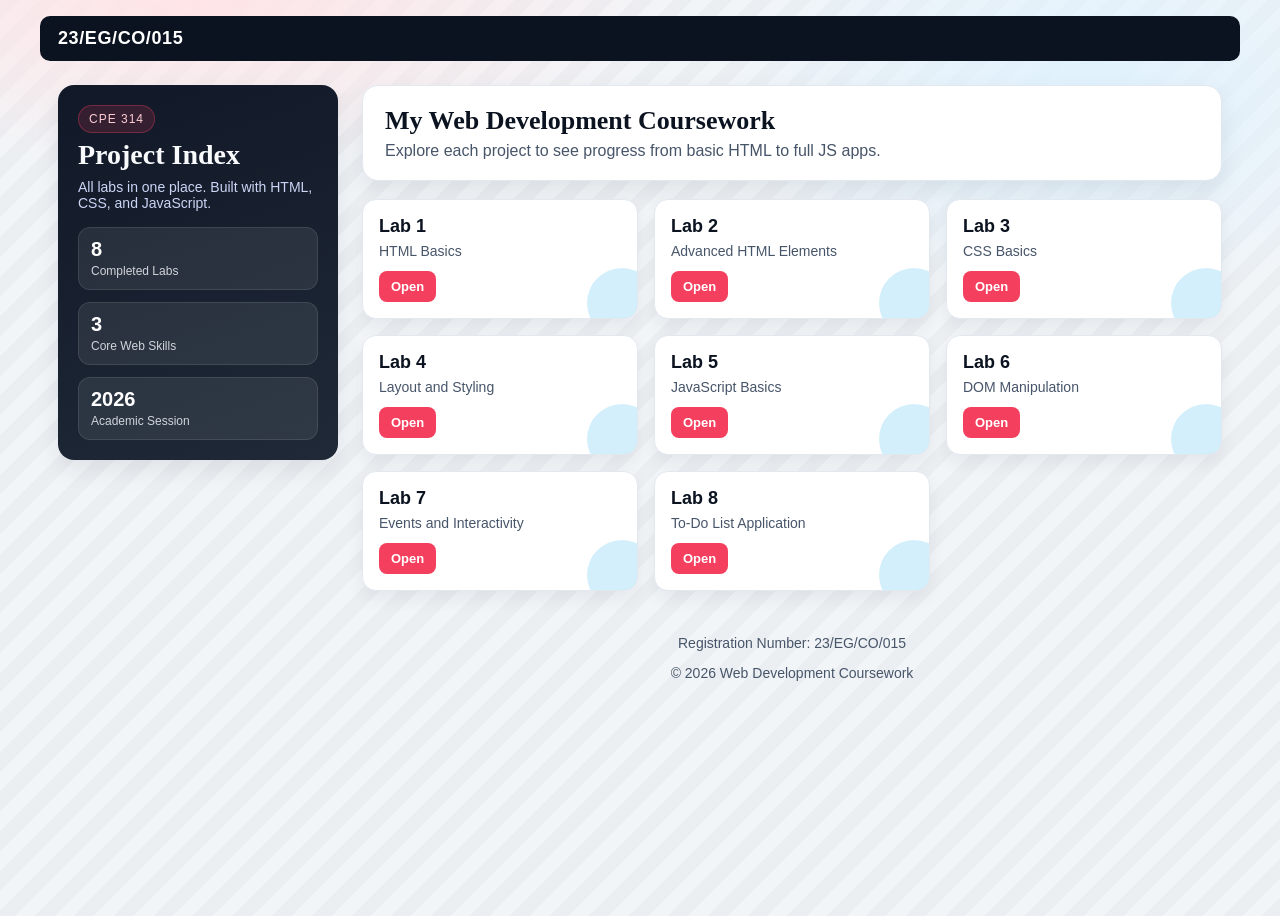
<file: index.html>
﻿<!DOCTYPE html>
<html lang="en">
<head>
  <meta charset="UTF-8" />
  <meta name="viewport" content="width=device-width, initial-scale=1.0" />
  <title>CPE 314 Project Index</title>
  <style>
    :root {
      --bg: #f2f5f8;
      --ink: #0b1320;
      --muted: #475569;
      --primary: #f43f5e;
      --secondary: #0ea5e9;
      --card: #ffffff;
      --border: #e2e8f0;
      --shadow: 0 10px 24px rgba(15, 23, 42, 0.08);
    }

    * {
      box-sizing: border-box;
    }

    body {
      margin: 0;
      font-family: "Gill Sans MT", "Century Gothic", "Franklin Gothic Medium", sans-serif;
      color: var(--ink);
      background:
        radial-gradient(900px 300px at 15% 0%, #ffe4e6 0%, transparent 55%),
        radial-gradient(700px 400px at 85% 10%, #e0f2fe 0%, transparent 55%),
        repeating-linear-gradient(135deg, rgba(15, 23, 42, 0.03) 0 14px, transparent 14px 28px),
        var(--bg);
      min-height: 100vh;
    }

    .reg-banner {
      margin: 16px auto 0;
      max-width: 1200px;
      padding: 12px 18px;
      background: #0b1320;
      color: #ffffff;
      border-radius: 10px;
      letter-spacing: 0.6px;
      font-size: 18px;
    }

    .wrap {
      max-width: 1200px;
      margin: 0 auto;
      padding: 24px 18px 48px;
      display: grid;
      grid-template-columns: 280px 1fr;
      gap: 24px;
    }

    .side {
      background: linear-gradient(160deg, #111827 0%, #1f2937 100%);
      color: #f8fafc;
      border-radius: 16px;
      padding: 20px;
      box-shadow: var(--shadow);
      position: sticky;
      top: 16px;
      height: fit-content;
    }

    .side h2 {
      font-family: "Palatino Linotype", "Book Antiqua", Palatino, serif;
      margin: 6px 0 8px;
      font-size: 28px;
    }

    .side p {
      margin: 0 0 14px;
      color: #cbd5f5;
      font-size: 14px;
    }

    .tag {
      display: inline-block;
      padding: 6px 10px;
      background: rgba(244, 63, 94, 0.15);
      color: #fecdd3;
      border: 1px solid rgba(244, 63, 94, 0.35);
      border-radius: 999px;
      font-size: 12px;
      text-transform: uppercase;
      letter-spacing: 1px;
    }

    .stats {
      margin-top: 16px;
      display: grid;
      gap: 12px;
    }

    .stat {
      background: rgba(255, 255, 255, 0.08);
      border: 1px solid rgba(255, 255, 255, 0.1);
      border-radius: 12px;
      padding: 10px 12px;
    }

    .stat strong {
      display: block;
      font-size: 20px;
      color: #fff;
    }

    .stat span {
      font-size: 12px;
      color: #d1d5db;
    }

    .content {
      display: grid;
      gap: 18px;
    }

    .hero {
      background: var(--card);
      border: 1px solid var(--border);
      border-radius: 16px;
      padding: 20px 22px;
      box-shadow: var(--shadow);
    }

    .hero h3 {
      font-family: "Palatino Linotype", "Book Antiqua", Palatino, serif;
      margin: 0 0 6px;
      font-size: 26px;
    }

    .hero p {
      margin: 0;
      color: var(--muted);
    }

    .grid {
      display: grid;
      grid-template-columns: repeat(auto-fit, minmax(220px, 1fr));
      gap: 16px;
    }

    .card {
      background: var(--card);
      border: 1px solid var(--border);
      border-radius: 14px;
      padding: 16px;
      box-shadow: 0 8px 18px rgba(15, 23, 42, 0.06);
      position: relative;
      overflow: hidden;
    }

    .card::after {
      content: "";
      position: absolute;
      inset: auto -20px -20px auto;
      width: 70px;
      height: 70px;
      background: rgba(14, 165, 233, 0.18);
      border-radius: 50%;
    }

    .card h4 {
      margin: 0 0 6px;
      font-size: 18px;
    }

    .card p {
      margin: 0 0 12px;
      color: var(--muted);
      font-size: 14px;
    }

    .card a {
      display: inline-block;
      text-decoration: none;
      background: var(--primary);
      color: #fff;
      padding: 8px 12px;
      border-radius: 8px;
      font-size: 13px;
      font-weight: 700;
    }

    .card a:hover {
      background: #e11d48;
    }

    footer {
      text-align: center;
      color: var(--muted);
      font-size: 14px;
      margin-top: 12px;
    }

    @media (max-width: 900px) {
      .wrap {
        grid-template-columns: 1fr;
      }

      .side {
        position: static;
      }
    }
  </style>
</head>
<body>
  <h1 class="reg-banner">23/EG/CO/015</h1>

  <div class="wrap">
    <aside class="side">
      <span class="tag">CPE 314</span>
      <h2>Project Index</h2>
      <p>All labs in one place. Built with HTML, CSS, and JavaScript.</p>

      <div class="stats">
        <div class="stat">
          <strong>8</strong>
          <span>Completed Labs</span>
        </div>
        <div class="stat">
          <strong>3</strong>
          <span>Core Web Skills</span>
        </div>
        <div class="stat">
          <strong>2026</strong>
          <span>Academic Session</span>
        </div>
      </div>
    </aside>

    <div class="content">
      <section class="hero">
        <h3>My Web Development Coursework</h3>
        <p>Explore each project to see progress from basic HTML to full JS apps.</p>
      </section>

      <section class="grid">
        <div class="card">
          <h4>Lab 1</h4>
          <p>HTML Basics</p>
          <a href="lab1/lab1.html">Open</a>
        </div>
        <div class="card">
          <h4>Lab 2</h4>
          <p>Advanced HTML Elements</p>
          <a href="lab2/lab2.html">Open</a>
        </div>
        <div class="card">
          <h4>Lab 3</h4>
          <p>CSS Basics</p>
          <a href="lab3/lab3.html">Open</a>
        </div>
        <div class="card">
          <h4>Lab 4</h4>
          <p>Layout and Styling</p>
          <a href="lab4/lab4.html">Open</a>
        </div>
        <div class="card">
          <h4>Lab 5</h4>
          <p>JavaScript Basics</p>
          <a href="lab5/lab5.html">Open</a>
        </div>
        <div class="card">
          <h4>Lab 6</h4>
          <p>DOM Manipulation</p>
          <a href="lab6/lab6.html">Open</a>
        </div>
        <div class="card">
          <h4>Lab 7</h4>
          <p>Events and Interactivity</p>
          <a href="lab7/lab7.html">Open</a>
        </div>
        <div class="card">
          <h4>Lab 8</h4>
          <p>To-Do List Application</p>
          <a href="lab8/todo.html">Open</a>
        </div>
      </section>

      <footer>
        <p>Registration Number: 23/EG/CO/015</p>
        <p>© 2026 Web Development Coursework</p>
      </footer>
    </div>
  </div>
</body>
</html>
</file>
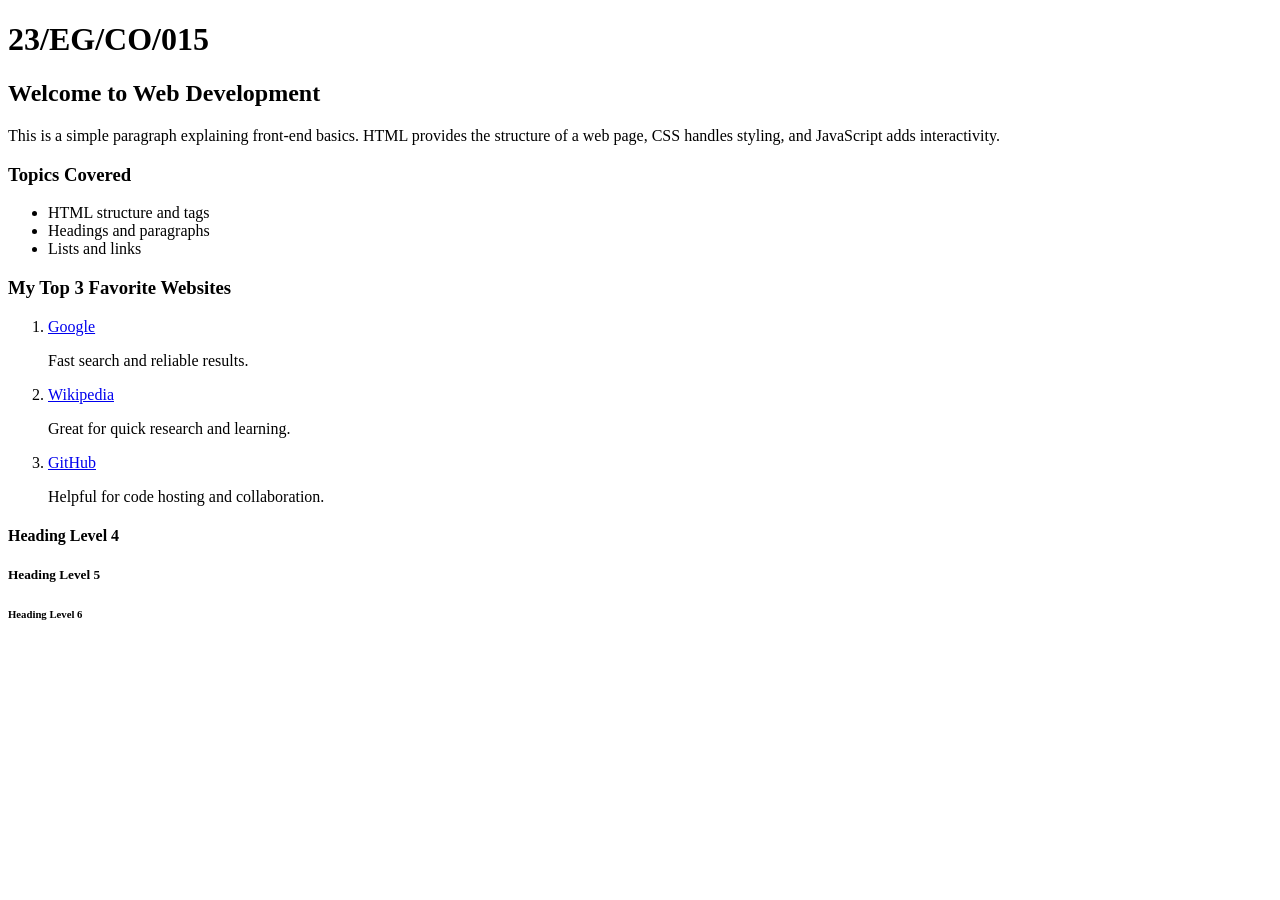
<file: lab1.html>
﻿<!DOCTYPE html>
<html lang="en">
<head>
  <meta charset="UTF-8" />
  <meta name="viewport" content="width=device-width, initial-scale=1.0" />
  <title>Lab 1 - HTML Basics</title>
</head>
<body>
  <h1>23/EG/CO/015</h1>

  <h2>Welcome to Web Development</h2>
  <p>
    This is a simple paragraph explaining front-end basics. HTML provides the
    structure of a web page, CSS handles styling, and JavaScript adds
    interactivity.
  </p>

  <h3>Topics Covered</h3>
  <ul>
    <li>HTML structure and tags</li>
    <li>Headings and paragraphs</li>
    <li>Lists and links</li>
  </ul>

  <h3>My Top 3 Favorite Websites</h3>
  <ol>
    <li>
      <a href="https://www.google.com" target="_blank" rel="noopener">Google</a>
      <p>Fast search and reliable results.</p>
    </li>
    <li>
      <a href="https://www.wikipedia.org" target="_blank" rel="noopener">Wikipedia</a>
      <p>Great for quick research and learning.</p>
    </li>
    <li>
      <a href="https://www.github.com" target="_blank" rel="noopener">GitHub</a>
      <p>Helpful for code hosting and collaboration.</p>
    </li>
  </ol>

  <h4>Heading Level 4</h4>
  <h5>Heading Level 5</h5>
  <h6>Heading Level 6</h6>
</body>
</html>
</file>
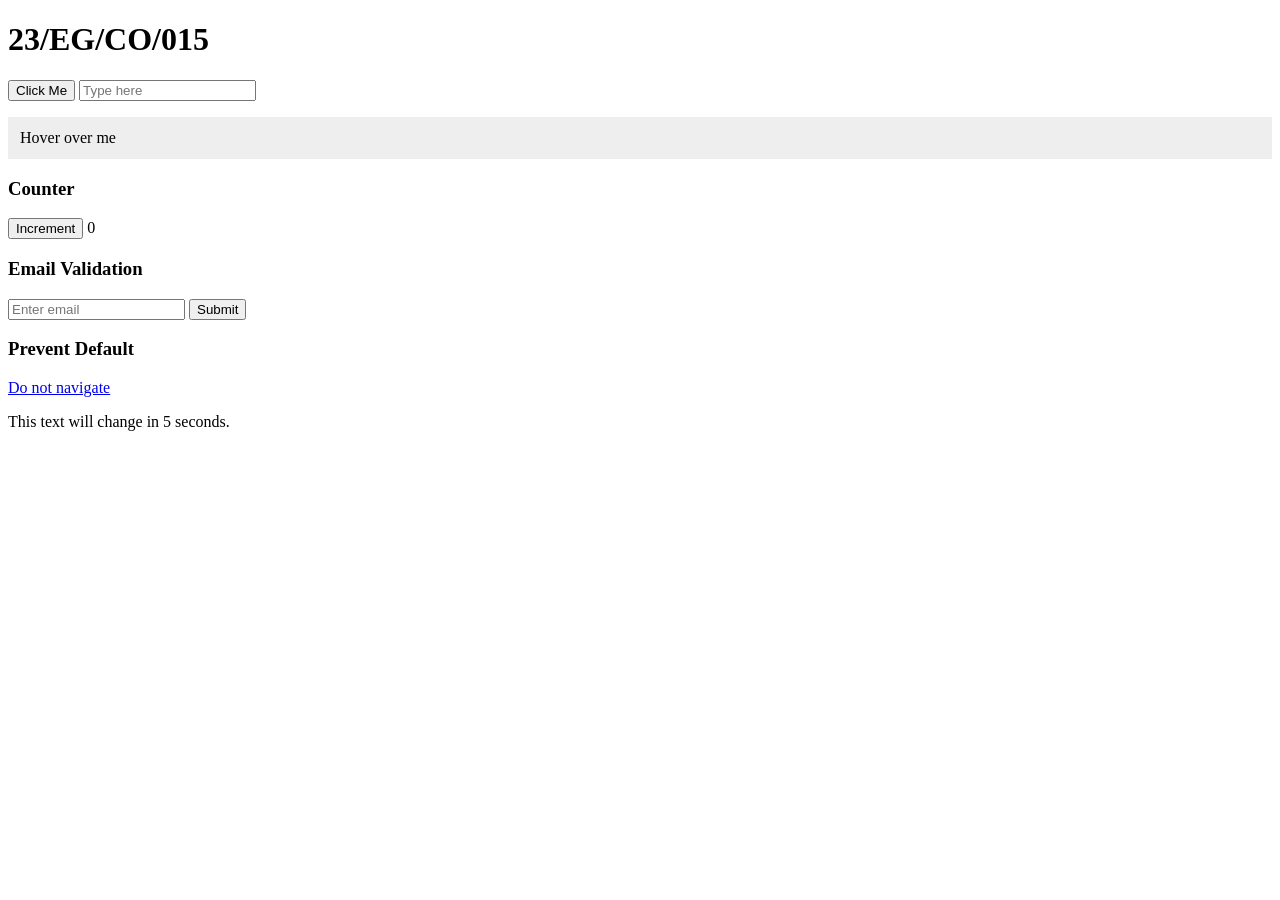
<file: lab7/lab7.html>
﻿<!DOCTYPE html>
<html lang="en">
<head>
  <meta charset="UTF-8" />
  <meta name="viewport" content="width=device-width, initial-scale=1.0" />
  <title>Lab 7 - Events</title>
  <script src="script.js" defer></script>
</head>
<body>
  <h1>23/EG/CO/015</h1>

  <button id="btn">Click Me</button>
  <input type="text" id="input" placeholder="Type here" />

  <div id="hoverBox" style="margin-top: 16px; padding: 12px; background: #eee;">
    Hover over me
  </div>

  <h3>Counter</h3>
  <button id="counterBtn">Increment</button>
  <span id="counter">0</span>

  <h3>Email Validation</h3>
  <form id="emailForm">
    <input type="email" id="email" placeholder="Enter email" />
    <button type="submit">Submit</button>
  </form>
  <div id="emailMessage"></div>

  <h3>Prevent Default</h3>
  <a href="https://example.com" id="testLink">Do not navigate</a>
  <div id="linkMessage"></div>

  <p id="timerText">This text will change in 5 seconds.</p>
</body>
</html>
</file>
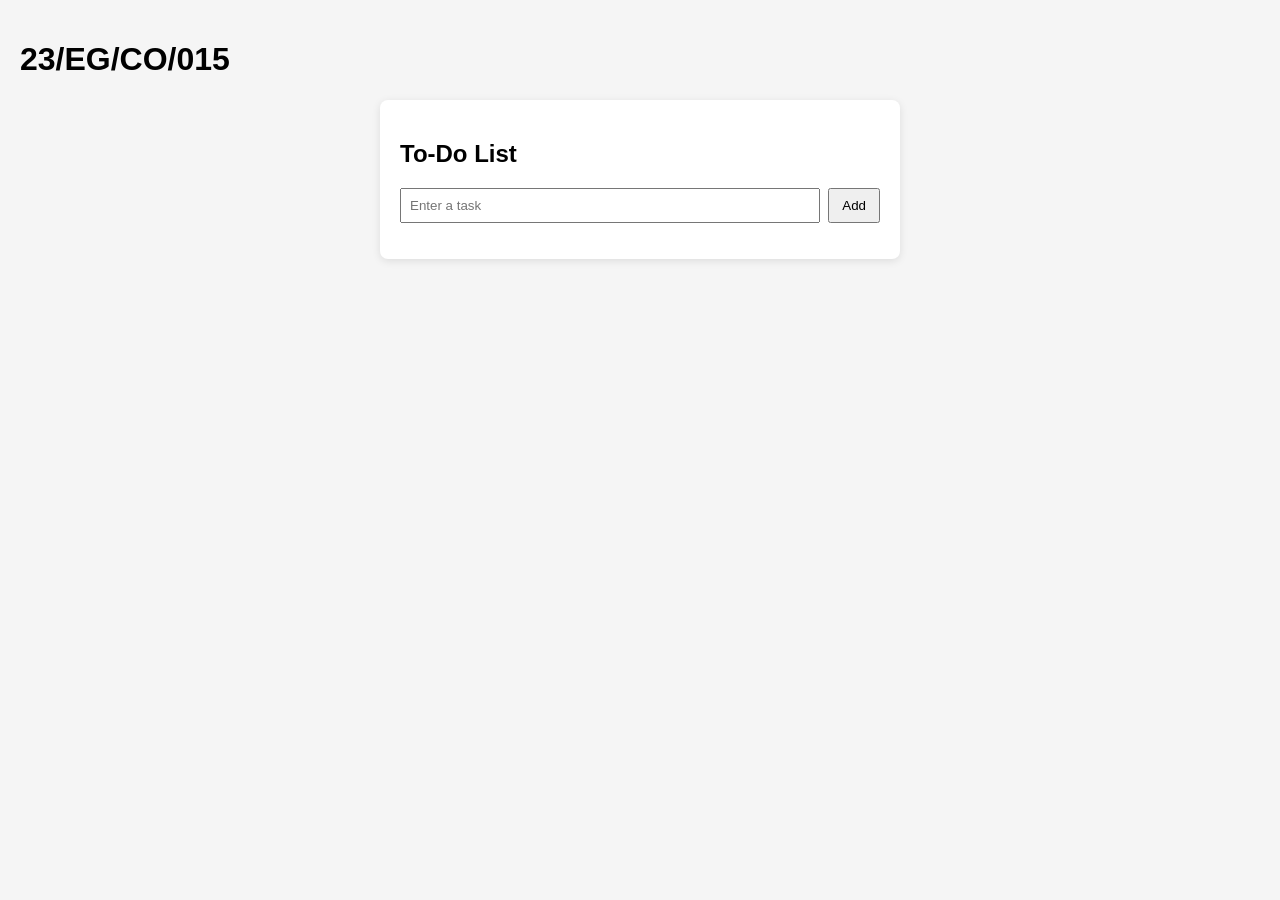
<file: lab8/todo.html>
﻿<!DOCTYPE html>
<html lang="en">
<head>
  <meta charset="UTF-8" />
  <meta name="viewport" content="width=device-width, initial-scale=1.0" />
  <title>Lab 8 - To-Do List App</title>
  <link rel="stylesheet" href="todo.css" />
  <script src="todo.js" defer></script>
</head>
<body>
  <h1>23/EG/CO/015</h1>

  <div class="app">
    <h2>To-Do List</h2>
    <div class="controls">
      <input type="text" id="task" placeholder="Enter a task" />
      <button id="addBtn">Add</button>
    </div>
    <ul id="taskList"></ul>
  </div>
</body>
</html>
</file>
<file: lab8/todo.css>
﻿body {
  font-family: sans-serif;
  background: #f5f5f5;
  margin: 0;
  padding: 20px;
}

.app {
  max-width: 480px;
  margin: 0 auto;
  background: #fff;
  padding: 20px;
  border-radius: 8px;
  box-shadow: 0 2px 8px rgba(0, 0, 0, 0.1);
}

.controls {
  display: flex;
  gap: 8px;
}

.controls input {
  flex: 1;
  padding: 8px;
}

.controls button {
  padding: 8px 12px;
}

ul {
  list-style-type: none;
  padding: 0;
  margin-top: 16px;
}

li {
  display: flex;
  justify-content: space-between;
  align-items: center;
  padding: 8px;
  margin-bottom: 8px;
  background: #f0f0f0;
}

li.completed span {
  text-decoration: line-through;
  color: #777;
}

.delete-btn {
  background: #e53935;
  color: #fff;
  border: none;
  padding: 4px 8px;
  cursor: pointer;
}

@media (max-width: 600px) {
  .controls {
    flex-direction: column;
  }
}
</file>
